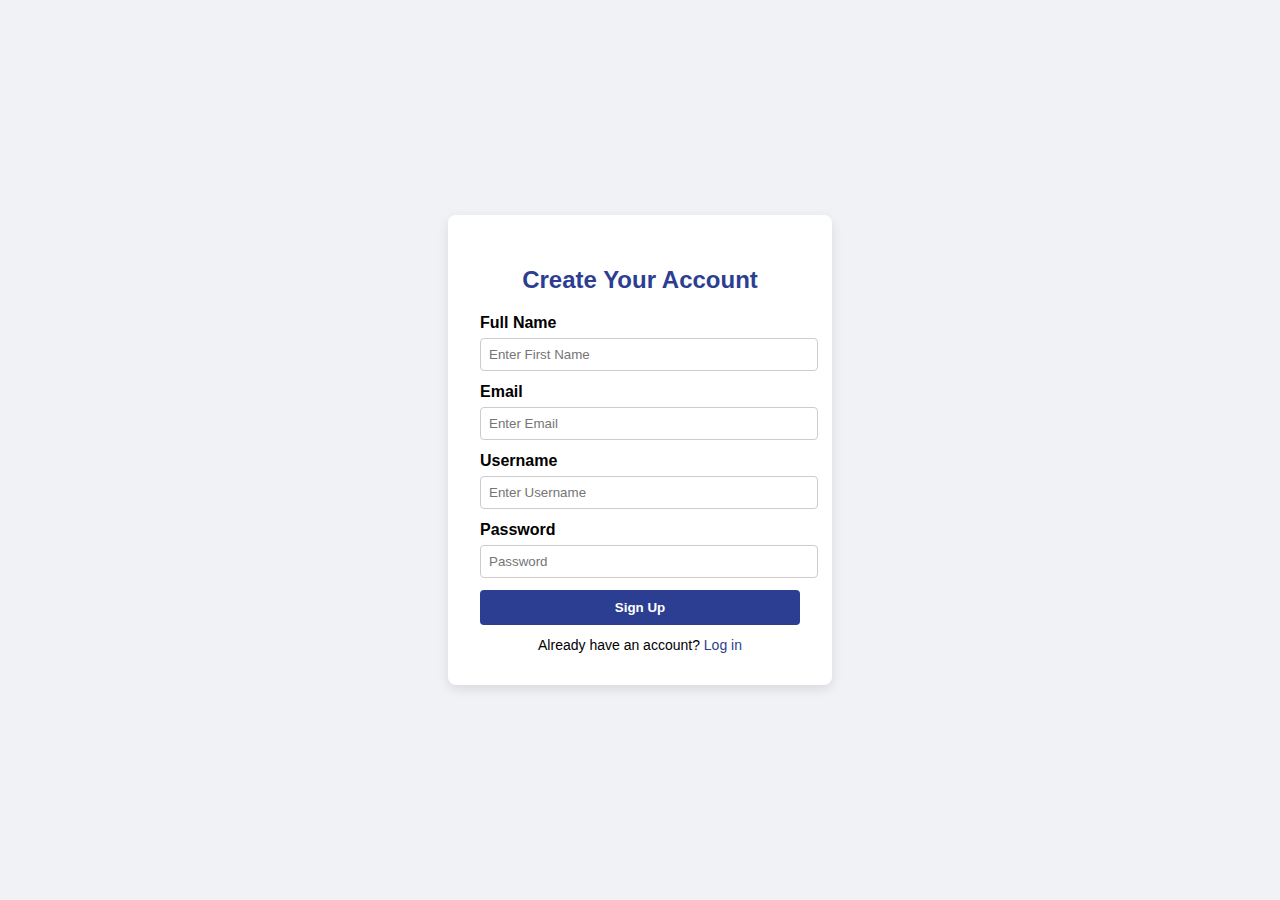
<file: signup.html>
<!DOCTYPE html>
<html lang="en">
<head>
  <meta charset="UTF-8" />
  <meta name="viewport" content="width=device-width, initial-scale=1.0"/>
  <title>Sign Up - Blockchain Composer</title>
  <style>
    body {
      margin: 0;
      font-family: Arial, sans-serif;
      background-color: #f0f2f5;
      display: flex;
      align-items: center;
      justify-content: center;
      height: 100vh;
    }
    .login-card {
      background-color: white;
      padding: 2rem;
      border-radius: 8px;
      box-shadow: 0 4px 12px rgba(0, 0, 0, 0.1);
      width: 320px;
      text-align: center;
    }
    .login-card h2 {
      margin-bottom: 20px;
      color: #2c3e91;
      font-size: 24px;
    }
    .login-card label {
      display: block;
      text-align: left;
      margin-bottom: 6px;
      font-weight: bold;
    }
    .login-card input {
      width: 100%;
      padding: 8px;
      margin-bottom: 12px;
      border: 1px solid #ccc;
      border-radius: 4px;
    }
    .login-card button {
      width: 100%;
      padding: 10px;
      background-color: #2c3e91;
      color: white;
      border: none;
      border-radius: 4px;
      font-weight: bold;
      cursor: pointer;
    }
    .login-card .signup-link {
      text-align: center;
      margin-top: 12px;
      font-size: 14px;
    }
    .login-card .signup-link a {
      color: #2c3e91;
      text-decoration: none;
    }
  </style>
</head>
<body>
  <div class="login-card">
    <h2>Create Your Account</h2>
    <form onsubmit="handleSignup(event)">
      <label for="name">Full Name</label>
      <input type="text" id="name" placeholder="Enter First Name" required />
      <label for="email">Email</label>
      <input type="email" id="email" placeholder="Enter Email" required />
      <label for="username">Username</label>
      <input type="text" id="username" placeholder="Enter Username" required />
      <label for="password">Password</label>
      <input type="password" id="password" placeholder="Password" required />
      <button type="submit">Sign Up</button>
      <div class="signup-link">
        Already have an account? <a href="login.html">Log in</a>
      </div>
    </form>
  </div>

  <script>
    async function handleSignup(event) {
      event.preventDefault();

      const name = document.getElementById("name").value;
      const email = document.getElementById("email").value;
      const username = document.getElementById("username").value;
      const password = document.getElementById("password").value;

      const response = await fetch("http://localhost:3000/signup", {
        method: "POST",
        headers: {
          "Content-Type": "application/json"
        },
        body: JSON.stringify({ name, email, username, password })
      });

      const data = await response.json();

      if (response.ok) {
        alert("Signup successful!");
        window.location.href = "login.html";
      } else {
        alert("Signup failed: " + data.message);
      }
    }
  </script>
</body>
</html>
</file>
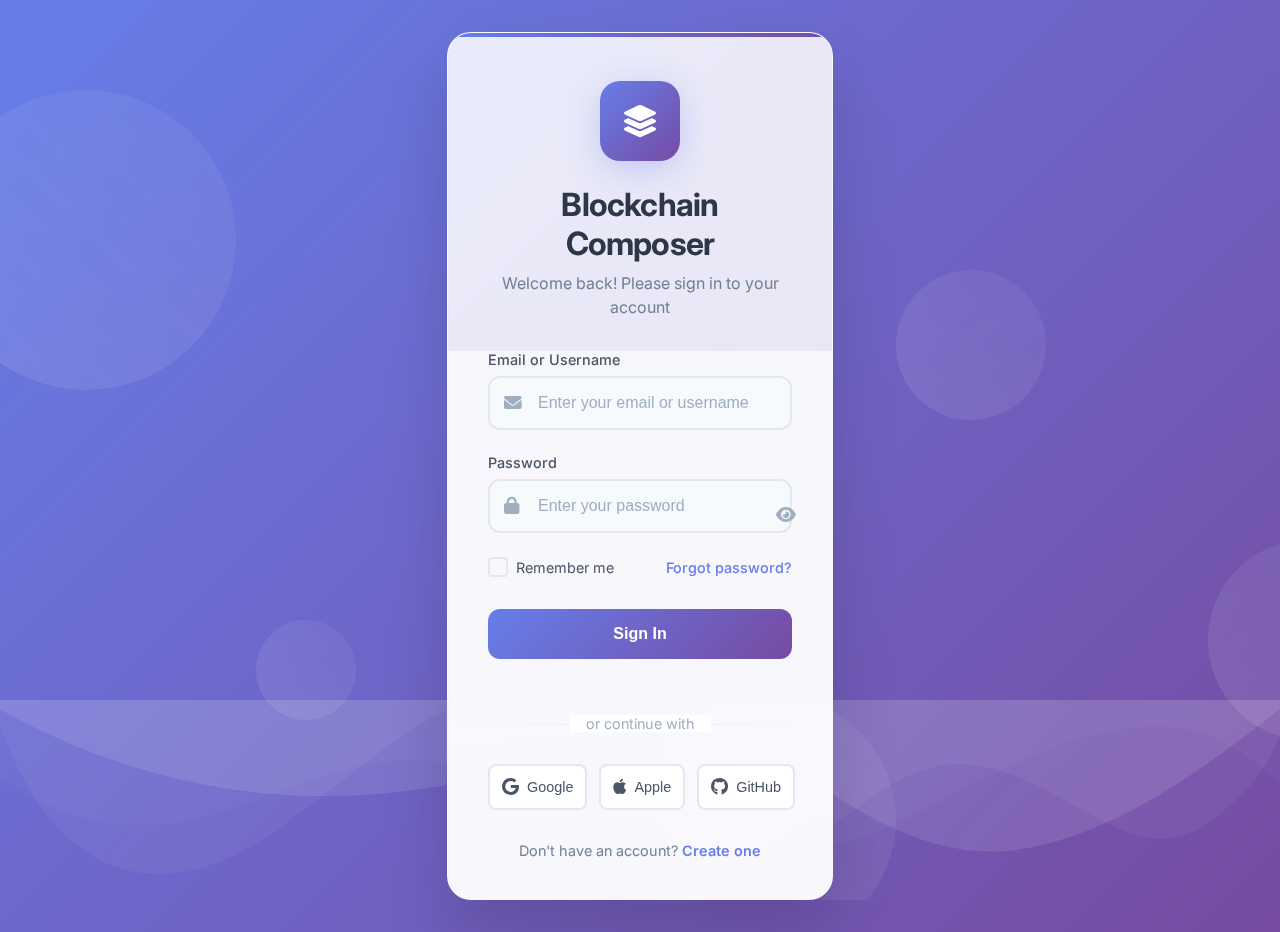
<file: login/login.html>
<!--<!DOCTYPE html>
<html lang="en">
<head>
  <meta charset="UTF-8" />
  <meta name="viewport" content="width=device-width, initial-scale=1.0"/>
  <title>Login - Blockchain Composer</title>
  <link rel="stylesheet" href="/blockchain/login/login.css">
</head>
<body>
  <div class="login-card">
    <h2>Blockchain Composer</h2>
    <form id="loginForm">
      <label for="username">Username</label>
      <input type="text" id="username" placeholder="Enter Username or Email" required />
      <label for="password">Password</label>
      <input type="password" id="password" placeholder="Password" required 
        pattern="(?=.\d)(?=.[a-z])(?=.[A-Z])(?=.[\W_]).{8,}" 
        title="Must be at least 8 characters, include uppercase, lowercase, number, and special character" required />
      <button type="submit">Log In</button>
      <div class="signup-link">
        Don't have an account? <a href="/blockchain/signup/signup.html">Sign up</a>
      </div>
    </form>
  </div>

  
  <script src="login.js"></script>
</body>
</html>

-->

<!DOCTYPE html>
<html lang="en">
<head>
  <meta charset="UTF-8" />
  <meta name="viewport" content="width=device-width, initial-scale=1.0"/>
  <title>Login - Blockchain Composer</title>
  <link rel="stylesheet" href="/login/login.css">
  <link href="https://cdnjs.cloudflare.com/ajax/libs/font-awesome/6.0.0/css/all.min.css" rel="stylesheet">
</head>
<body>
  <div class="background-container">
    <div class="floating-orbs">
      <div class="orb orb-1"></div>
      <div class="orb orb-2"></div>
      <div class="orb orb-3"></div>
      <div class="orb orb-4"></div>
      <div class="orb orb-5"></div>
    </div>
    <div class="wave-container">
      <svg class="wave" viewBox="0 0 1200 120" preserveAspectRatio="none">
        <path d="M0,0V46.29c47.79,22.2,103.59,32.17,158,28,70.36-5.37,136.33-33.31,206.8-37.5C438.64,32.43,512.34,53.67,583,72.05c69.27,18,138.3,24.88,209.4,13.08,36.15-6,69.85-17.84,104.45-29.34C989.49,25,1113-14.29,1200,52.47V0Z" opacity=".25"></path>
        <path d="M0,0V15.81C13,36.92,27.64,56.86,47.69,72.05,99.41,111.27,165,111,224.58,91.58c31.15-10.15,60.09-26.07,89.67-39.8,40.92-19,84.73-46,130.83-49.67,36.26-2.85,70.9,9.42,98.6,31.56,31.77,25.39,62.32,62,103.63,73,40.44,10.79,81.35-6.69,119.13-24.28s75.16-39,116.92-43.05c59.73-5.85,113.28,22.88,168.9,38.84,30.2,8.66,59,6.17,87.09-7.5,22.43-10.89,48-26.93,60.65-49.24V0Z" opacity=".5"></path>
        <path d="M0,0V5.63C149.93,59,314.09,71.32,475.83,42.57c43-7.64,84.23-20.12,127.61-26.46,59-8.63,112.48,12.24,165.56,35.4C827.93,77.22,886,95.24,951.2,90c86.53-7,172.46-45.71,248.8-84.81V0Z"></path>
      </svg>
    </div>
  </div>

  <div class="login-container">
    <div class="login-card">
      <div class="card-header">
        <div class="logo-section">
          <div class="logo-wrapper">
            <i class="fas fa-layer-group"></i>
          </div>
          <h1>Blockchain Composer</h1>
          <p>Welcome back! Please sign in to your account</p>
        </div>
      </div>

      <form id="loginForm" class="login-form">
        <div class="form-group">
          <label for="username">Email or Username</label>
          <div class="input-container">
            <i class="fas fa-envelope"></i>
            <input type="text" id="username" placeholder="Enter your email or username" required>
          </div>
        </div>

        <div class="form-group">
          <label for="password">Password</label>
          <div class="input-container">
            <i class="fas fa-lock"></i>
            <input type="password" id="password" placeholder="Enter your password" required>
            <button type="button" class="password-toggle" id="passwordToggle">
              <i class="fas fa-eye"></i>
            </button>
          </div>
        </div>

        <div class="form-options">
          <label class="remember-me">
            <input type="checkbox" id="remember">
            <span class="checkmark"></span>
            Remember me
          </label>
          <a href="#" class="forgot-link">Forgot password?</a>
        </div>

        <button type="submit" class="login-button">
          <span class="button-text">Sign In</span>
          <div class="button-loader">
            <div class="spinner"></div>
          </div>
        </button>

        <div class="divider">
          <span>or continue with</span>
        </div>

        <div class="social-buttons">
          <button type="button" class="social-btn google-btn">
            <i class="fab fa-google"></i>
            Google
          </button>
          <button type="button" class="social-btn apple-btn">
            <i class="fab fa-apple"></i>
            Apple
          </button>
          <button type="button" class="social-btn github-btn">
            <i class="fab fa-github"></i>
            GitHub
          </button>
        </div>

        <div class="signup-prompt">
          Don't have an account? <a href="/blockchain/signup/signup.html">Create one</a>
        </div>
      </form>
    </div>
  </div>

  <script>
    // Create floating orbs animation
    function animateOrbs() {
      const orbs = document.querySelectorAll('.orb');
      orbs.forEach((orb, index) => {
        const delay = index * 0.5;
        orb.style.animationDelay = `${delay}s`;
      });
    }

    // Password toggle functionality
    document.getElementById('passwordToggle').addEventListener('click', function() {
      const passwordInput = document.getElementById('password');
      const icon = this.querySelector('i');
      
      if (passwordInput.type === 'password') {
        passwordInput.type = 'text';
        icon.classList.remove('fa-eye');
        icon.classList.add('fa-eye-slash');
      } else {
        passwordInput.type = 'password';
        icon.classList.remove('fa-eye-slash');
        icon.classList.add('fa-eye');
      }
    });

    // Form submission
    document.getElementById('loginForm').addEventListener('submit', function(e) {
      e.preventDefault();
      
      const button = this.querySelector('.login-button');
      const buttonText = button.querySelector('.button-text');
      const buttonLoader = button.querySelector('.button-loader');
      
      // Add loading state
      button.classList.add('loading');
      buttonText.style.opacity = '0';
      buttonLoader.style.opacity = '1';
      
      // Simulate login process
      setTimeout(() => {
        button.classList.remove('loading');
        button.classList.add('success');
        buttonText.textContent = 'Welcome Back!';
        buttonText.style.opacity = '1';
        buttonLoader.style.opacity = '0';
        
        setTimeout(() => {
          alert('Login successful! Redirecting to dashboard...');
        }, 1000);
      }, 2500);
    });

    // Social button interactions
    document.querySelectorAll('.social-btn').forEach(btn => {
      btn.addEventListener('click', function() {
        const originalContent = this.innerHTML;
        this.innerHTML = '<i class="fas fa-spinner fa-spin"></i> Connecting...';
        this.style.pointerEvents = 'none';
        
        setTimeout(() => {
          this.innerHTML = originalContent;
          this.style.pointerEvents = 'auto';
          alert('Social login would be implemented here');
        }, 2000);
      });
    });

    // Input focus effects
    document.querySelectorAll('input').forEach(input => {
      input.addEventListener('focus', function() {
        this.parentElement.classList.add('focused');
      });
      
      input.addEventListener('blur', function() {
        if (this.value === '') {
          this.parentElement.classList.remove('focused');
        }
      });
      
      input.addEventListener('input', function() {
        if (this.value !== '') {
          this.parentElement.classList.add('has-value');
        } else {
          this.parentElement.classList.remove('has-value');
        }
      });
    });

    // Initialize animations
    window.addEventListener('load', () => {
      animateOrbs();
      document.body.classList.add('loaded');
    });
  </script>
</body>
</html>
</file>
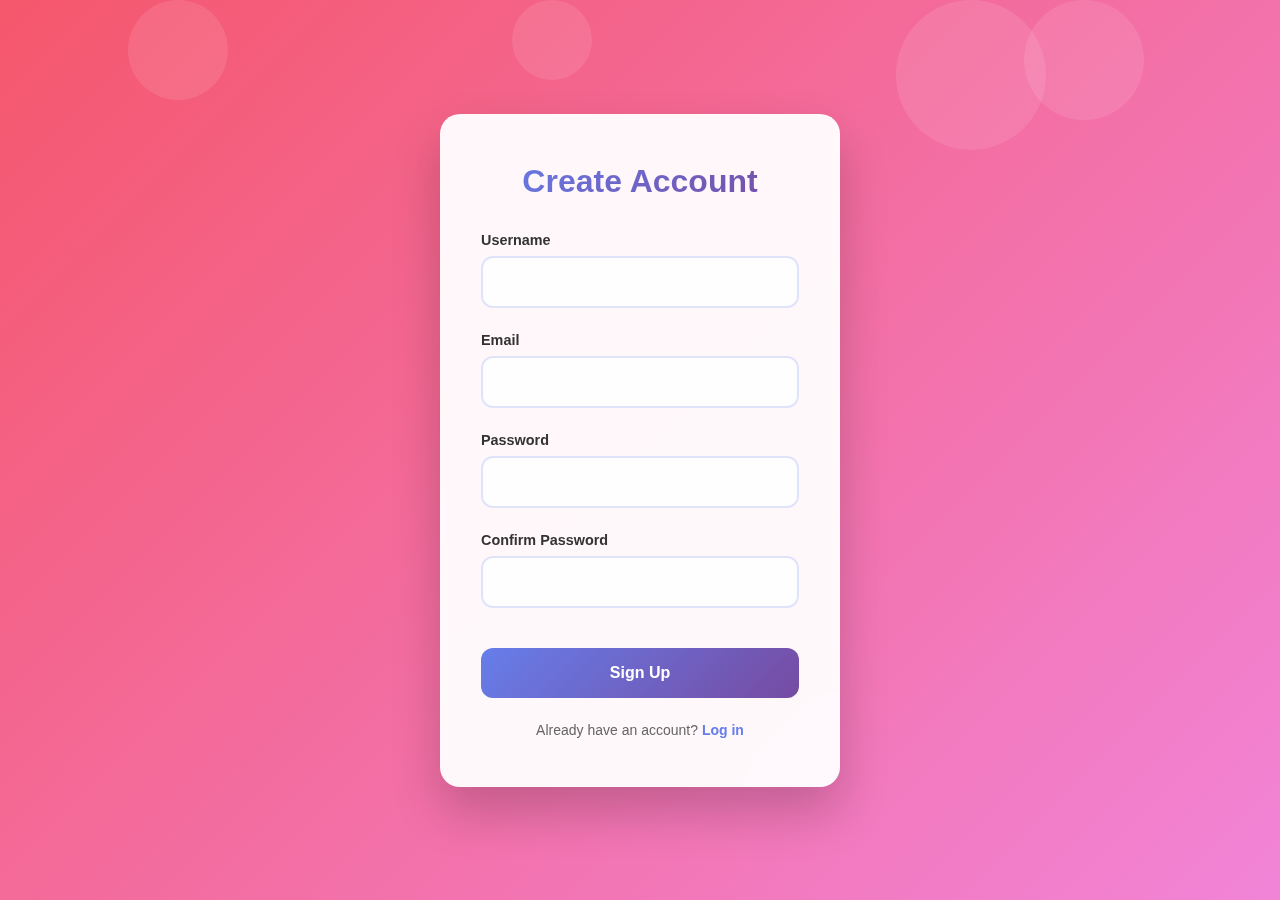
<file: signup/signup.html>
<!-- signup.html - NEW FILE -->
<!DOCTYPE html>
<html lang="en">
<head>
  <meta charset="UTF-8">
  <meta name="viewport" content="width=device-width, initial-scale=1.0">
  <title>Sign Up - Blockchain Composer</title>
  <link rel="stylesheet" href="/signup/signup.css">
</head>
<body>
  <!--<div class="login-container">
    <div class="login-card">
      <h2>Create Account</h2>
      <form id="signupForm">
        <div class="form-group">
          <label for="username">Username</label>
          <input type="text" id="username" required>
        </div>
        <div class="form-group">
          <l for="email">Email</l abel>
          <input type="email" id="email" required>
        </div>
        <div class="form-group">
          <label for="password">Password</label>
          <input type="password" id="password" required 
            pattern="(?=.*\d)(?=.*[a-z])(?=.*[A-Z]).{8,}"
            title="8+ chars with uppercase, lowercase, and number">
        </div>
        <div class="form-group">
          <label for="confirmPassword">Confirm Password</label>
          <input type="password" id="confirmPassword" required>
        </div>
        <button type="submit" class="btn btn-primary">Sign Up</button>
        <div class="login-footer-text">
          Already have an account? <a href="/blockchain/login/login.html">Log in</a>
        </div>
      </form>
    </div>
  </div>
-->
  <div class="floating-shapes">
    <div class="shape"></div>
    <div class="shape"></div>
    <div class="shape"></div>
    <div class="shape"></div>
  </div>

  <div class="particles" id="particles"></div>

  <div class="login-container">
    <div class="login-card">
      <h2>Create Account</h2>
      <form id="signupForm">
        <div class="form-group">
          <label for="username">Username</label>
          <input type="text" id="username" required>
          <div class="input-highlight"></div>
        </div>
        
        <div class="form-group">
          <label for="email">Email</label>
          <input type="email" id="email" required>
          <div class="input-highlight"></div>
        </div>
        
        <div class="form-group">
          <label for="password">Password</label>
          <input type="password" id="password" required 
            pattern="(?=.*\d)(?=.*[a-z])(?=.*[A-Z]).{8,}"
            title="8+ chars with uppercase, lowercase, and number">
          <div class="input-highlight"></div>
          <div class="password-strength" id="passwordStrength"></div>
        </div>
        
        <div class="form-group">
          <label for="confirmPassword">Confirm Password</label>
          <input type="password" id="confirmPassword" required>
          <div class="input-highlight"></div>
        </div>
        
        <button type="submit" class="btn btn-primary">Sign Up</button>
        
        <div class="login-footer-text">
          Already have an account? <a href="/blockchain/login/login.html">Log in</a>
        </div>
      </form>
    </div>
  </div>
  <script src="signup.js"></script>
</body>
</html>
</file>
<file: login/login.css>
@import url('https://fonts.googleapis.com/css2?family=Inter:wght@300;400;500;600;700&display=swap');

* {
  margin: 0;
  padding: 0;
  box-sizing: border-box;
}

body {
  font-family: 'Inter', -apple-system, BlinkMacSystemFont, sans-serif;
  background: linear-gradient(135deg, #667eea 0%, #764ba2 100%);
  min-height: 100vh;
  display: flex;
  align-items: center;
  justify-content: center;
  position: relative;
  overflow: hidden;
  opacity: 0;
  transition: opacity 0.5s ease;
}

body.loaded {
  opacity: 1;
}

/* Background Elements */
.background-container {
  position: fixed;
  top: 0;
  left: 0;
  width: 100%;
  height: 100%;
  z-index: 1;
  overflow: hidden;
}

.floating-orbs {
  position: absolute;
  width: 100%;
  height: 100%;
}

.orb {
  position: absolute;
  border-radius: 50%;
  background: linear-gradient(45deg, rgba(255, 255, 255, 0.1), rgba(255, 255, 255, 0.05));
  backdrop-filter: blur(10px);
  animation: float 20s ease-in-out infinite;
}

.orb-1 {
  width: 300px;
  height: 300px;
  top: 10%;
  left: -5%;
  animation-duration: 25s;
}

.orb-2 {
  width: 200px;
  height: 200px;
  top: 60%;
  right: -10%;
  animation-duration: 30s;
  animation-delay: 5s;
}

.orb-3 {
  width: 150px;
  height: 150px;
  top: 30%;
  left: 70%;
  animation-duration: 35s;
  animation-delay: 10s;
}

.orb-4 {
  width: 100px;
  height: 100px;
  bottom: 20%;
  left: 20%;
  animation-duration: 40s;
  animation-delay: 15s;
}

.orb-5 {
  width: 250px;
  height: 250px;
  bottom: -5%;
  right: 30%;
  animation-duration: 45s;
  animation-delay: 20s;
}

@keyframes float {
  0%, 100% {
    transform: translateY(0px) translateX(0px) rotate(0deg);
  }
  25% {
    transform: translateY(-30px) translateX(20px) rotate(90deg);
  }
  50% {
    transform: translateY(0px) translateX(40px) rotate(180deg);
  }
  75% {
    transform: translateY(30px) translateX(20px) rotate(270deg);
  }
}

/* Wave Animation */
.wave-container {
  position: absolute;
  bottom: 0;
  left: 0;
  width: 100%;
  height: 200px;
  overflow: hidden;
}

.wave {
  position: absolute;
  bottom: 0;
  left: 0;
  width: 100%;
  height: 100%;
  fill: rgba(255, 255, 255, 0.1);
  animation: wave 10s ease-in-out infinite;
}

@keyframes wave {
  0%, 100% {
    transform: translateX(0%);
  }
  50% {
    transform: translateX(-25%);
  }
}

/* Login Container */
.login-container {
  position: relative;
  z-index: 10;
  width: 100%;
  max-width: 450px;
  padding: 2rem;
  animation: slideUp 0.8s ease-out;
}

@keyframes slideUp {
  from {
    opacity: 0;
    transform: translateY(30px);
  }
  to {
    opacity: 1;
    transform: translateY(0);
  }
}

/* Login Card */
.login-card {
  background: rgba(255, 255, 255, 0.95);
  backdrop-filter: blur(20px);
  border-radius: 24px;
  box-shadow: 
    0 32px 64px rgba(0, 0, 0, 0.15),
    inset 0 1px 0 rgba(255, 255, 255, 0.5);
  border: 1px solid rgba(255, 255, 255, 0.2);
  overflow: hidden;
  position: relative;
  transition: transform 0.3s ease, box-shadow 0.3s ease;
}

.login-card:hover {
  transform: translateY(-5px);
  box-shadow: 
    0 40px 80px rgba(0, 0, 0, 0.2),
    inset 0 1px 0 rgba(255, 255, 255, 0.5);
}

/* Card Header */
.card-header {
  background: linear-gradient(135deg, rgba(102, 126, 234, 0.1), rgba(118, 75, 162, 0.1));
  padding: 3rem 2.5rem 2rem;
  text-align: center;
  position: relative;
}

.card-header::before {
  content: '';
  position: absolute;
  top: 0;
  left: 0;
  right: 0;
  height: 4px;
  background: linear-gradient(90deg, #667eea, #764ba2, #f093fb, #f5576c);
  background-size: 300% 100%;
  animation: gradientSlide 3s ease infinite;
}

@keyframes gradientSlide {
  0%, 100% {
    background-position: 0% 50%;
  }
  50% {
    background-position: 100% 50%;
  }
}

.logo-section h1 {
  font-size: 2rem;
  font-weight: 700;
  color: #2d3748;
  margin-bottom: 0.5rem;
  letter-spacing: -0.025em;
}

.logo-section p {
  color: #718096;
  font-size: 1rem;
  font-weight: 400;
  line-height: 1.5;
}

.logo-wrapper {
  width: 80px;
  height: 80px;
  background: linear-gradient(135deg, #667eea, #764ba2);
  border-radius: 20px;
  display: flex;
  align-items: center;
  justify-content: center;
  margin: 0 auto 1.5rem;
  box-shadow: 0 8px 32px rgba(102, 126, 234, 0.3);
  animation: logoFloat 3s ease-in-out infinite;
}

@keyframes logoFloat {
  0%, 100% {
    transform: translateY(0px);
  }
  50% {
    transform: translateY(-10px);
  }
}

.logo-wrapper i {
  font-size: 2rem;
  color: white;
}

/* Form Styles */
.login-form {
  padding: 0 2.5rem 2.5rem;
}

.form-group {
  margin-bottom: 1.5rem;
}

.form-group label {
  display: block;
  margin-bottom: 0.5rem;
  font-weight: 500;
  color: #4a5568;
  font-size: 0.9rem;
}

.input-container {
  position: relative;
  display: flex;
  align-items: center;
}

.input-container i {
  position: absolute;
  left: 1rem;
  color: #a0aec0;
  font-size: 1.1rem;
  transition: all 0.3s ease;
  z-index: 2;
}

.input-container.focused i,
.input-container.has-value i {
  color: #667eea;
  transform: scale(1.1);
}

input {
  width: 100%;
  padding: 1rem 1rem 1rem 3rem;
  border: 2px solid #e2e8f0;
  border-radius: 12px;
  font-size: 1rem;
  background: #f7fafc;
  transition: all 0.3s ease;
  outline: none;
  color: #2d3748;
}

input::placeholder {
  color: #a0aec0;
}

input:focus {
  border-color: #667eea;
  background: #ffffff;
  box-shadow: 0 0 0 3px rgba(102, 126, 234, 0.1);
  transform: translateY(-1px);
}

.password-toggle {
  position: absolute;
  right: 1rem;
  background: none;
  border: none;
  color: #a0aec0;
  cursor: pointer;
  padding: 0.5rem;
  border-radius: 6px;
  transition: all 0.3s ease;
  z-index: 2;
}

.password-toggle:hover {
  color: #667eea;
  background: rgba(102, 126, 234, 0.1);
}

/* Form Options */
.form-options {
  display: flex;
  justify-content: space-between;
  align-items: center;
  margin-bottom: 2rem;
  font-size: 0.9rem;
}

.remember-me {
  display: flex;
  align-items: center;
  cursor: pointer;
  color: #4a5568;
  position: relative;
}

.remember-me input[type="checkbox"] {
  opacity: 0;
  position: absolute;
  width: 0;
  height: 0;
}

.checkmark {
  width: 20px;
  height: 20px;
  border: 2px solid #e2e8f0;
  border-radius: 4px;
  margin-right: 0.5rem;
  position: relative;
  transition: all 0.3s ease;
}

.remember-me input:checked + .checkmark {
  background: #667eea;
  border-color: #667eea;
}

.remember-me input:checked + .checkmark::after {
  content: '✓';
  position: absolute;
  top: 50%;
  left: 50%;
  transform: translate(-50%, -50%);
  color: white;
  font-size: 12px;
  font-weight: bold;
}

.forgot-link {
  color: #667eea;
  text-decoration: none;
  font-weight: 500;
  transition: all 0.3s ease;
}

.forgot-link:hover {
  color: #5a67d8;
  text-decoration: underline;
}

/* Login Button */
.login-button {
  width: 100%;
  padding: 1rem;
  background: linear-gradient(135deg, #667eea 0%, #764ba2 100%);
  border: none;
  border-radius: 12px;
  color: white;
  font-weight: 600;
  font-size: 1rem;
  cursor: pointer;
  position: relative;
  overflow: hidden;
  transition: all 0.3s ease;
  margin-bottom: 1.5rem;
}

.login-button:hover {
  transform: translateY(-2px);
  box-shadow: 0 10px 25px rgba(102, 126, 234, 0.3);
}

.login-button:active {
  transform: translateY(0);
}

.login-button::before {
  content: '';
  position: absolute;
  top: 0;
  left: -100%;
  width: 100%;
  height: 100%;
  background: linear-gradient(90deg, transparent, rgba(255, 255, 255, 0.2), transparent);
  transition: left 0.5s ease;
}

.login-button:hover::before {
  left: 100%;
}

.button-text {
  transition: opacity 0.3s ease;
}

.button-loader {
  position: absolute;
  top: 50%;
  left: 50%;
  transform: translate(-50%, -50%);
  opacity: 0;
  transition: opacity 0.3s ease;
}

.spinner {
  width: 20px;
  height: 20px;
  border: 2px solid rgba(255, 255, 255, 0.3);
  border-top: 2px solid white;
  border-radius: 50%;
  animation: spin 1s linear infinite;
}

@keyframes spin {
  0% { transform: rotate(0deg); }
  100% { transform: rotate(360deg); }
}

.login-button.loading {
  pointer-events: none;
}

.login-button.loading .button-text {
  opacity: 0;
}

.login-button.loading .button-loader {
  opacity: 1;
}

.login-button.success {
  background: linear-gradient(135deg, #48bb78, #38a169);
}

/* Divider */
.divider {
  text-align: center;
  margin: 2rem 0;
  position: relative;
  color: #a0aec0;
  font-size: 0.9rem;
}

.divider::before {
  content: '';
  position: absolute;
  top: 50%;
  left: 0;
  right: 0;
  height: 1px;
  background: linear-gradient(90deg, transparent, #e2e8f0, transparent);
}

.divider span {
  background: rgba(255, 255, 255, 0.95);
  padding: 0 1rem;
  position: relative;
  z-index: 1;
}

/* Social Buttons */
.social-buttons {
  display: grid;
  grid-template-columns: repeat(3, 1fr);
  gap: 0.75rem;
  margin-bottom: 2rem;
}

.social-btn {
  display: flex;
  align-items: center;
  justify-content: center;
  gap: 0.5rem;
  padding: 0.75rem;
  border: 2px solid #e2e8f0;
  border-radius: 8px;
  background: white;
  color: #4a5568;
  font-size: 0.9rem;
  font-weight: 500;
  cursor: pointer;
  transition: all 0.3s ease;
}

.social-btn:hover {
  transform: translateY(-2px);
  box-shadow: 0 4px 12px rgba(0, 0, 0, 0.1);
}

.google-btn:hover {
  border-color: #ea4335;
  color: #ea4335;
}

.apple-btn:hover {
  border-color: #000;
  color: #000;
}

.github-btn:hover {
  border-color: #333;
  color: #333;
}

.social-btn i {
  font-size: 1.1rem;
}

/* Signup Prompt */
.signup-prompt {
  text-align: center;
  color: #718096;
  font-size: 0.9rem;
}

.signup-prompt a {
  color: #667eea;
  text-decoration: none;
  font-weight: 600;
  transition: color 0.3s ease;
}

.signup-prompt a:hover {
  color: #5a67d8;
  text-decoration: underline;
}

/* Responsive Design */
@media (max-width: 768px) {
  .login-container {
    padding: 1rem;
  }
  
  .login-card {
    border-radius: 16px;
  }
  
  .card-header {
    padding: 2rem 1.5rem 1.5rem;
  }
  
  .login-form {
    padding: 0 1.5rem 2rem;
  }
  
  .logo-wrapper {
    width: 60px;
    height: 60px;
    margin-bottom: 1rem;
  }
  
  .logo-wrapper i {
    font-size: 1.5rem;
  }
  
  .logo-section h1 {
    font-size: 1.5rem;
  }
  
  .social-buttons {
    grid-template-columns: 1fr;
  }
  
  .social-btn {
    justify-content: center;
  }
}

@media (max-width: 480px) {
  .form-options {
    flex-direction: column;
    gap: 1rem;
    align-items: flex-start;
  }
  
  .orb {
    opacity: 0.3;
  }
}
</file>
<file: signup/signup.css>
* {
      margin: 0;
      padding: 0;
      box-sizing: border-box;
    }

    body {
      font-family: 'Segoe UI', Tahoma, Geneva, Verdana, sans-serif;
      background: linear-gradient(-45deg, #667eea, #764ba2, #f093fb, #f5576c);
      background-size: 400% 400%;
      animation: gradientShift 15s ease infinite;
      height: 100vh;
      display: flex;
      align-items: center;
      justify-content: center;
      overflow: hidden;
    }

    @keyframes gradientShift {
      0% { background-position: 0% 50%; }
      50% { background-position: 100% 50%; }
      100% { background-position: 0% 50%; }
    }

    .floating-shapes {
      position: absolute;
      width: 100%;
      height: 100%;
      overflow: hidden;
      z-index: 1;
    }

    .shape {
      position: absolute;
      background: rgba(255, 255, 255, 0.1);
      border-radius: 50%;
      animation: float 20s infinite ease-in-out;
    }

    .shape:nth-child(1) {
      width: 100px;
      height: 100px;
      left: 10%;
      animation-delay: 0s;
    }

    .shape:nth-child(2) {
      width: 150px;
      height: 150px;
      left: 70%;
      animation-delay: 5s;
    }

    .shape:nth-child(3) {
      width: 80px;
      height: 80px;
      left: 40%;
      animation-delay: 10s;
    }

    .shape:nth-child(4) {
      width: 120px;
      height: 120px;
      left: 80%;
      animation-delay: 15s;
    }

    @keyframes float {
      0%, 100% {
        transform: translateY(100vh) rotate(0deg);
        opacity: 0;
      }
      10%, 90% {
        opacity: 1;
      }
      50% {
        transform: translateY(-100px) rotate(180deg);
      }
    }

    .login-container {
      position: relative;
      z-index: 10;
      animation: slideInUp 0.8s ease-out;
    }

    @keyframes slideInUp {
      from {
        opacity: 0;
        transform: translateY(50px);
      }
      to {
        opacity: 1;
        transform: translateY(0);
      }
    }

    .login-card {
      background: rgba(255, 255, 255, 0.95);
      backdrop-filter: blur(20px);
      padding: 3rem 2.5rem;
      border-radius: 20px;
      box-shadow: 0 25px 50px rgba(0, 0, 0, 0.2);
      width: 400px;
      text-align: center;
      border: 1px solid rgba(255, 255, 255, 0.2);
      transition: transform 0.3s ease, box-shadow 0.3s ease;
    }

    .login-card:hover {
      transform: translateY(-5px);
      box-shadow: 0 35px 70px rgba(0, 0, 0, 0.3);
    }

    .login-card h2 {
      margin-bottom: 2rem;
      background: linear-gradient(135deg, #667eea, #764ba2);
      -webkit-background-clip: text;
      -webkit-text-fill-color: transparent;
      background-clip: text;
      font-size: 2rem;
      font-weight: 700;
      animation: textGlow 2s ease-in-out infinite alternate;
    }

    @keyframes textGlow {
      from { filter: drop-shadow(0 0 5px rgba(102, 126, 234, 0.3)); }
      to { filter: drop-shadow(0 0 15px rgba(118, 75, 162, 0.5)); }
    }

    .form-group {
      margin-bottom: 1.5rem;
      position: relative;
    }

    .form-group label {
      display: block;
      text-align: left;
      margin-bottom: 8px;
      font-weight: 600;
      color: #333;
      font-size: 0.9rem;
      transition: color 0.3s ease;
    }

    .form-group input {
      width: 100%;
      padding: 15px 20px;
      border: 2px solid rgba(102, 126, 234, 0.2);
      border-radius: 12px;
      font-size: 16px;
      background: rgba(255, 255, 255, 0.8);
      transition: all 0.3s ease;
      outline: none;
    }

    .form-group input:focus {
      border-color: #667eea;
      background: rgba(255, 255, 255, 1);
      transform: scale(1.02);
      box-shadow: 0 0 20px rgba(102, 126, 234, 0.2);
    }

    .form-group input:focus + .input-highlight {
      width: 100%;
    }

    .form-group input:valid {
      border-color: #4caf50;
    }

    .input-highlight {
      position: absolute;
      bottom: 0;
      left: 0;
      height: 2px;
      width: 0;
      background: linear-gradient(135deg, #667eea, #764ba2);
      transition: width 0.3s ease;
    }

    .btn {
      width: 100%;
      padding: 16px;
      background: linear-gradient(135deg, #667eea 0%, #764ba2 100%);
      color: white;
      border: none;
      border-radius: 12px;
      font-weight: 700;
      font-size: 16px;
      cursor: pointer;
      transition: all 0.3s ease;
      position: relative;
      overflow: hidden;
      margin-top: 1rem;
    }

    .btn::before {
      content: '';
      position: absolute;
      top: 0;
      left: -100%;
      width: 100%;
      height: 100%;
      background: linear-gradient(90deg, transparent, rgba(255, 255, 255, 0.3), transparent);
      transition: left 0.5s ease;
    }

    .btn:hover::before {
      left: 100%;
    }

    .btn:hover {
      transform: translateY(-2px);
      box-shadow: 0 15px 35px rgba(102, 126, 234, 0.4);
    }

    .btn:active {
      transform: translateY(0);
    }

    .login-footer-text {
      text-align: center;
      margin-top: 1.5rem;
      font-size: 14px;
      color: #666;
    }

    .login-footer-text a {
      color: #667eea;
      text-decoration: none;
      font-weight: 600;
      transition: all 0.3s ease;
      position: relative;
    }

    .login-footer-text a::after {
      content: '';
      position: absolute;
      width: 0;
      height: 2px;
      bottom: -2px;
      left: 50%;
      background: linear-gradient(135deg, #667eea, #764ba2);
      transition: all 0.3s ease;
    }

    .login-footer-text a:hover::after {
      width: 100%;
      left: 0;
    }

    .login-footer-text a:hover {
      color: #764ba2;
    }

    .password-strength {
      font-size: 12px;
      margin-top: 5px;
      text-align: left;
      opacity: 0;
      transition: opacity 0.3s ease;
    }

    .password-strength.show {
      opacity: 1;
    }

    .strength-weak { color: #f44336; }
    .strength-medium { color: #ff9800; }
    .strength-strong { color: #4caf50; }

    @media (max-width: 480px) {
      .login-card {
        width: 90%;
        margin: 0 20px;
        padding: 2rem 1.5rem;
      }
      
      .login-card h2 {
        font-size: 1.5rem;
      }
    }

    /* Particle effect */
    .particles {
      position: absolute;
      width: 100%;
      height: 100%;
      overflow: hidden;
      z-index: 2;
      pointer-events: none;
    }

    .particle {
      position: absolute;
      width: 4px;
      height: 4px;
      background: rgba(255, 255, 255, 0.8);
      border-radius: 50%;
      animation: particles 15s linear infinite;
    }

    @keyframes particles {
      0% {
        transform: translateY(100vh) translateX(0);
        opacity: 0;
      }
      10% {
        opacity: 1;
      }
      90% {
        opacity: 1;
      }
      100% {
        transform: translateY(-100px) translateX(100px);
        opacity: 0;
      }
    }
</file>
